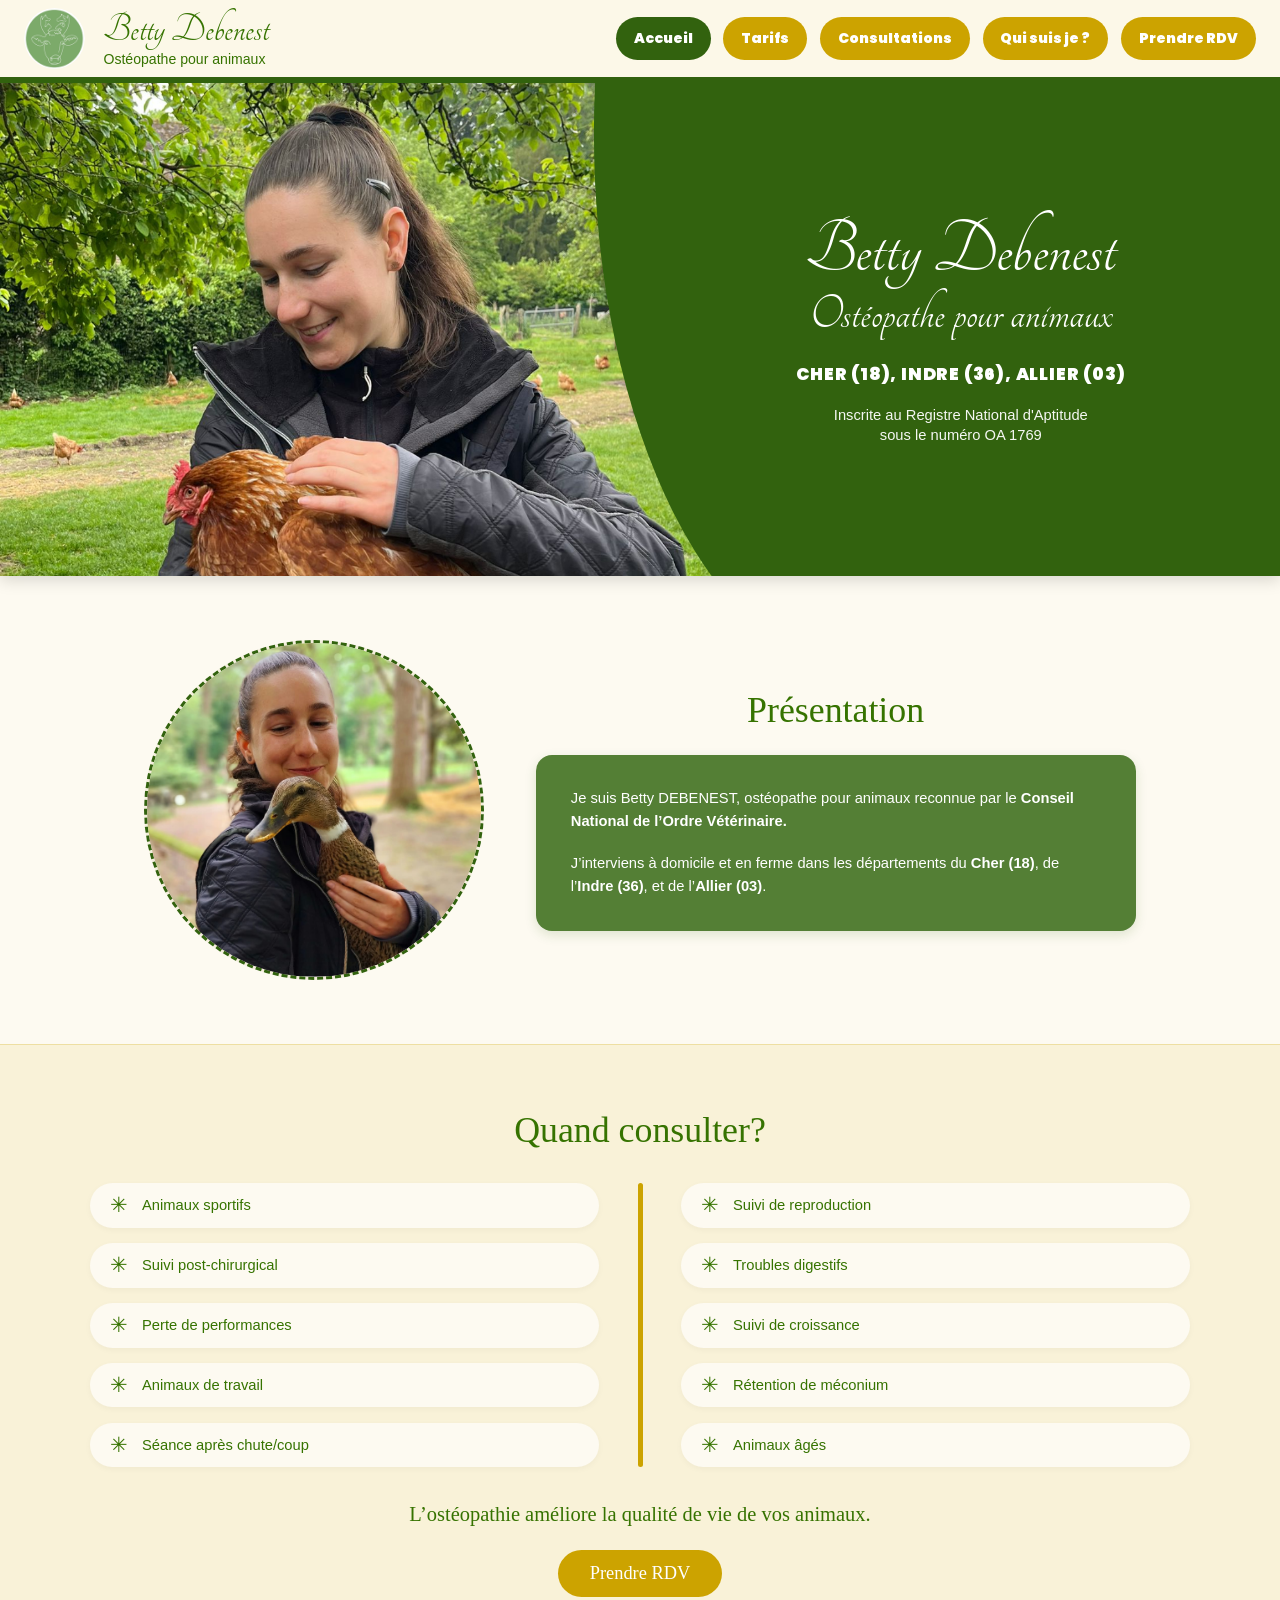
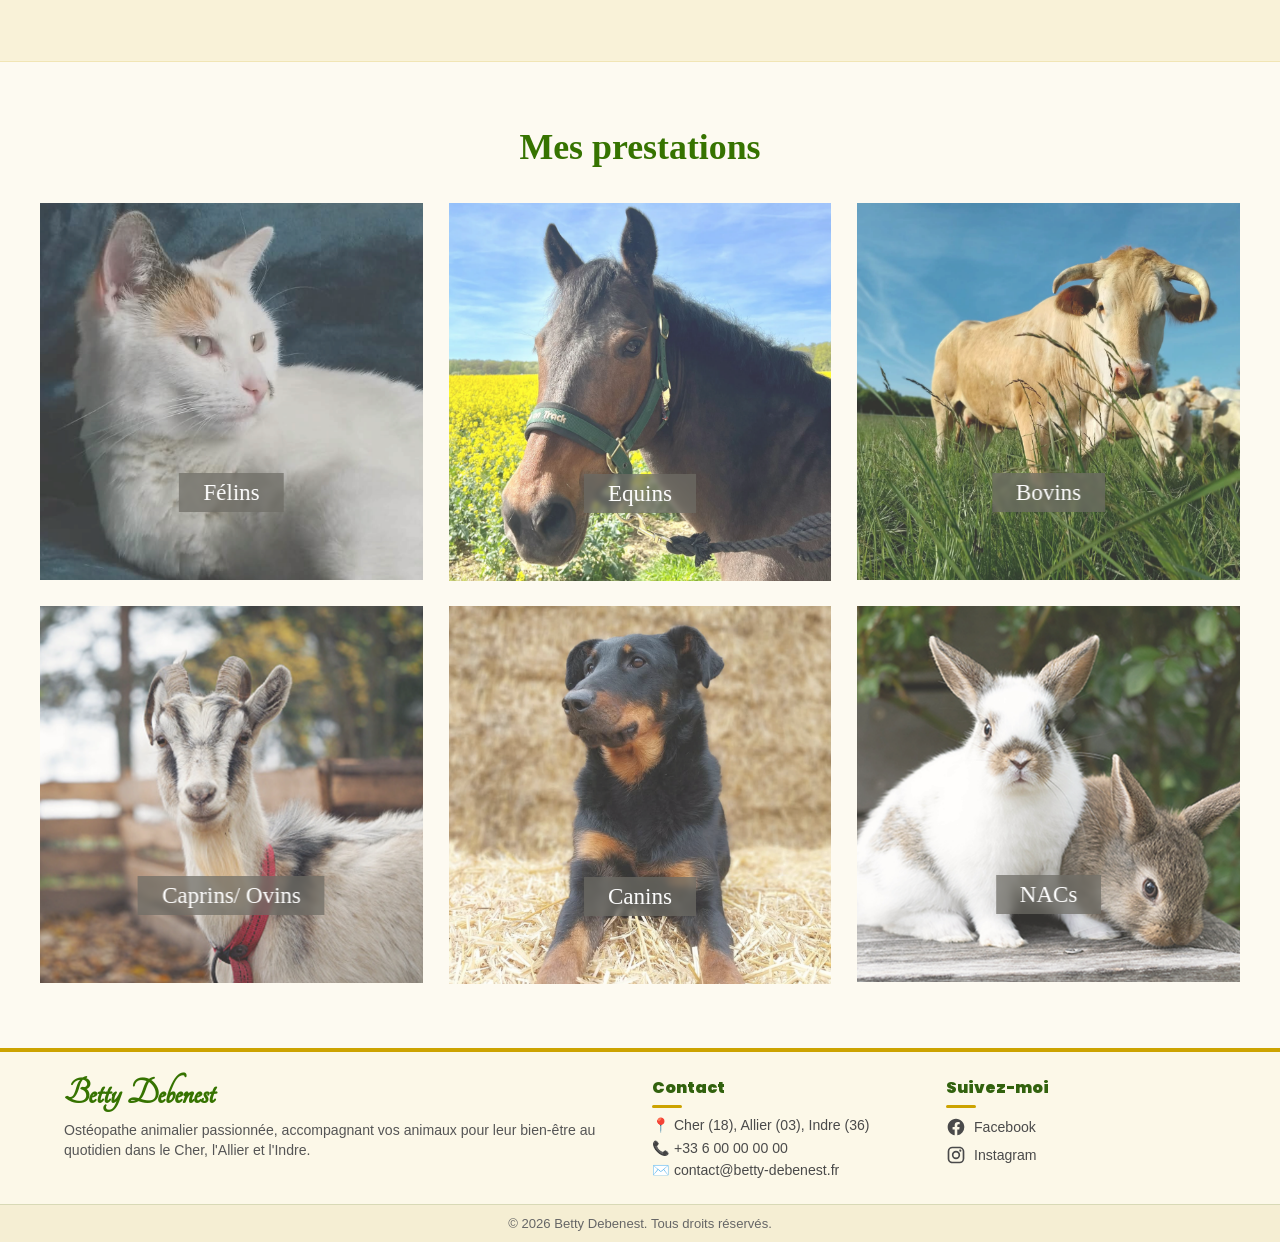
<file: index.html>
<!DOCTYPE html>
<html lang="fr">
<head>
    <meta charset="UTF-8">
    <meta name="viewport" content="width=device-width, initial-scale=1.0">
    <title>Accueil - Betty Debenest Ostéopathe Animalier</title>
    <link rel="preload" href="fonts/Tangerine_Regular.ttf" as="font" type="font/ttf" crossorigin>
    <link rel="preload" href="fonts/Poppins-Black.ttf" as="font" type="font/ttf" crossorigin>
    <link rel="stylesheet" href="style.css">
</head>
<body>

    <!-- EN-TÊTE FIXE DU SITE -->
    <header class="en-tete-fixe">
        <nav class="navigation-principale">
            <a href="index.html" class="bloc-marque">
                <div class="conteneur-logo">
                    <img src="img/logo.png" alt="Logo Betty Debenest" class="image-logo">
                </div>
                <div class="titres-marque">
                    <h1 class="nom-praticienne">Betty Debenest</h1>
                    <p class="specialite-praticienne">Ostéopathe pour animaux</p>
                </div>
            </a>

            <ul class="menu-navigation">
                <li class="item-navigation">
                    <a href="index.html" class="lien-navigation active">Accueil</a>
                </li>
                <li class="item-navigation item-deroulant">
                    <a href="tarifs.html" class="lien-navigation">Tarifs</a>
                    <ul class="sous-menu">
                        <li><a href="tarifs.html#equins">Équins</a></li>
                        <li><a href="tarifs.html#chiens">Chiens</a></li>
                        <li><a href="tarifs.html#felins">Félins</a></li>
                        <li><a href="tarifs.html#nacs">NACs</a></li>
                        <li><a href="tarifs.html#bovins">Bovins</a></li>
                        <li><a href="tarifs.html#ovins-caprins">Ovins/Caprins</a></li>
                    </ul>
                </li>
                <li class="item-navigation item-deroulant">
                    <a href="consultations.html" class="lien-navigation">Consultations</a>
                    <ul class="sous-menu">
                        <li><a href="consultations.html#osteopathie-animale">L'ostéopathie animale</a></li>
                        <li><a href="consultations.html#deroulement">Déroulement d'une séance</a></li>
                        <li><a href="consultations.html#au-prealable">Au préalable</a></li>
                        <li><a href="consultations.html#quand-consulter">Quand consulter ?</a></li>
                    </ul>
                </li>
                <li class="item-navigation">
                    <a href="quisuisje.html" class="lien-navigation">Qui suis je ?</a>
                </li>
                <li class="item-navigation">
                    <a href="prendrerdv.html" class="lien-navigation">Prendre RDV</a>
                </li>
            </ul>
        </nav>
    </header>

    <!-- CONTENU PRINCIPAL -->
    <main>
        <!-- 1. BANNIÈRE D'ACCUEIL -->
        <section class="banniere-accueil">
            <div class="banniere-image">
                <img src="img/bannière.png" alt="Betty Debenest en consultation">
            </div>
            <div class="banniere-courbe"></div>
            <div class="banniere-contenu">
                <h2 class="banniere-titre-nom">Betty Debenest</h2>
                <h3 class="banniere-titre-metier">Ostéopathe pour animaux</h3>
                <p class="banniere-zones">CHER (18), INDRE (36), ALLIER (03)</p>
                <p class="banniere-rna">
                    Inscrite au Registre National d'Aptitude<br>
                    sous le numéro OA 1769
                </p>
            </div>
        </section>

        <!-- 2. SECTION PRÉSENTATION -->
        <section class="section-presentation">
            <div class="conteneur-presentation">
                <div class="image-presentation-ronde">
                    <img src="img/presentation.png" alt="Betty Debenest avec un animal">
                </div>

                <div class="bloc-texte-presentation">
                    <h2 class="titre-section-vert">Présentation</h2>
                    <div class="encadre-vert-presentation">
                        <p>
                            Je suis Betty DEBENEST, ostéopathe pour animaux reconnue par le <strong>Conseil National de l’Ordre Vétérinaire.</strong>
                        </p>
                        <p>
                            J’interviens à domicile et en ferme dans les départements du <strong>Cher (18)</strong>, de l’<strong>Indre (36)</strong>, et de l’<strong>Allier (03)</strong>.
                        </p>
                    </div>
                </div>
            </div>
        </section>

        <!-- 3. SECTION QUAND CONSULTER ? -->
        <section class="section-quand-consulter">
            <div class="conteneur-quand-consulter">
                <h2 class="titre-section-vert">Quand consulter?</h2>

                <div class="grille-motifs">
                    <!-- Colonne gauche -->
                    <div class="colonne-motifs">
                        <div class="pilule-motif">
                            <span class="icone-soleil">&#10035;</span>
                            <span>Animaux sportifs</span>
                        </div>
                        <div class="pilule-motif">
                            <span class="icone-soleil">&#10035;</span>
                            <span>Suivi post-chirurgical</span>
                        </div>
                        <div class="pilule-motif">
                            <span class="icone-soleil">&#10035;</span>
                            <span>Perte de performances</span>
                        </div>
                        <div class="pilule-motif">
                            <span class="icone-soleil">&#10035;</span>
                            <span>Animaux de travail</span>
                        </div>
                        <div class="pilule-motif">
                            <span class="icone-soleil">&#10035;</span>
                            <span>Séance après chute/coup</span>
                        </div>
                    </div>

                    <!-- Séparateur central -->
                    <div class="separateur-vertical-or"></div>

                    <!-- Colonne droite -->
                    <div class="colonne-motifs">
                        <div class="pilule-motif">
                            <span class="icone-soleil">&#10035;</span>
                            <span>Suivi de reproduction</span>
                        </div>
                        <div class="pilule-motif">
                            <span class="icone-soleil">&#10035;</span>
                            <span>Troubles digestifs</span>
                        </div>
                        <div class="pilule-motif">
                            <span class="icone-soleil">&#10035;</span>
                            <span>Suivi de croissance</span>
                        </div>
                        <div class="pilule-motif">
                            <span class="icone-soleil">&#10035;</span>
                            <span>Rétention de méconium</span>
                        </div>
                        <div class="pilule-motif">
                            <span class="icone-soleil">&#10035;</span>
                            <span>Animaux âgés</span>
                        </div>
                    </div>
                </div>

                <p class="phrase-accroche-consulter">L’ostéopathie améliore la qualité de vie de vos animaux.</p>
                <a href="prendrerdv.html" class="bouton-rdv-pilule">Prendre RDV</a>
            </div>
        </section>

        <!-- 4. SECTION MES PRESTATIONS (LIENS VERS TARIFS) -->
        <section class="section-prestations">
            <h2 class="titre-section-vert">Mes prestations</h2>

            <div class="grille-prestations-6">
                <a href="tarifs.html#felins" class="carte-prestation-lien">
                    <img src="img/felins.png" alt="Ostéopathie pour félins">
                    <span class="etiquette-prestation">Félins</span>
                </a>

                <a href="tarifs.html#equins" class="carte-prestation-lien">
                    <img src="img/equins.png" alt="Ostéopathie pour équins">
                    <span class="etiquette-prestation">Equins</span>
                </a>

                <a href="tarifs.html#bovins" class="carte-prestation-lien">
                    <img src="img/bovins.png" alt="Ostéopathie pour bovins">
                    <span class="etiquette-prestation">Bovins</span>
                </a>

                <a href="tarifs.html#ovins-caprins" class="carte-prestation-lien">
                    <img src="img/ovins-caprins.png" alt="Ostéopathie pour caprins et ovins">
                    <span class="etiquette-prestation">Caprins/ Ovins</span>
                </a>

                <a href="tarifs.html#chiens" class="carte-prestation-lien">
                    <img src="img/canins.png" alt="Ostéopathie pour canins">
                    <span class="etiquette-prestation">Canins</span>
                </a>

                <a href="tarifs.html#nacs" class="carte-prestation-lien">
                    <img src="img/NACs.png" alt="Ostéopathie pour NACs">
                    <span class="etiquette-prestation">NACs</span>
                </a>
            </div>
        </section>
    </main>

    <!-- PIED DE PAGE DU SITE -->
    <footer class="pied-de-page">
        <div class="conteneur-pied-de-page">
            <div class="colonne-pied-de-page colonne-marque">
                <h3 class="titre-marque-footer">Betty Debenest</h3>
                <p class="description-footer">
                    Ostéopathe animalier passionnée, accompagnant vos animaux pour leur bien-être au quotidien dans le Cher, l'Allier et l'Indre.
                </p>
            </div>

            <div class="colonne-pied-de-page">
                <h4>Contact</h4>
                <ul class="contacts-footer">
                    <li>📍 Cher (18), Allier (03), Indre (36)</li>
                    <li>📞 +33 6 00 00 00 00</li>
                    <li>✉️ contact@betty-debenest.fr</li>
                </ul>
            </div>

            <div class="colonne-pied-de-page">
                <h4>Suivez-moi</h4>
                <div class="reseaux-sociaux-footer">
                    <a href="#" aria-label="Facebook">
                        <svg width="20" height="20" fill="currentColor" viewBox="0 0 24 24"><path d="M12 2.04c-5.5 0-10 4.48-10 10.02 0 5 3.66 9.15 8.44 9.9v-7H7.9v-2.9h2.54V9.85c0-2.51 1.49-3.89 3.78-3.89 1.09 0 2.23.2 2.23.2v2.45h-1.26c-1.24 0-1.63.77-1.63 1.56v1.88h2.78l-.45 2.9h-2.33v7a10 10 0 0 0 8.44-9.9c0-5.54-4.5-10.02-10-10.02z"/></svg>
                        Facebook
                    </a>
                    <a href="https://www.instagram.com/b.debenest/" aria-label="Instagram">
                        <svg width="20" height="20" fill="currentColor" viewBox="0 0 24 24"><path d="M7.8 2h8.4C19.4 2 22 4.6 22 7.8v8.4a5.8 5.8 0 0 1-5.8 5.8H7.8C4.6 22 2 19.4 2 16.2V7.8A5.8 5.8 0 0 1 7.8 2m-.2 2A3.6 3.6 0 0 0 4 7.6v8.8C4 18.4 5.6 20 7.6 20h8.8a3.6 3.6 0 0 0 3.6-3.6V7.6C20 5.6 18.4 4 16.4 4H7.6m9.65 1.5a1.25 1.25 0 0 1 1.25 1.25A1.25 1.25 0 0 1 17.25 8 1.25 1.25 0 0 1 16 6.75a1.25 1.25 0 0 1 .25-1.25M12 7a5 5 0 0 1 5 5 5 5 0 0 1-5 5 5 5 0 0 1-5-5 5 5 0 0 1 5-5m0 2a3 3 0 0 0-3 3 3 3 0 0 0 3 3 3 3 0 0 0 3-3 3 3 0 0 0-3-3z"/></svg>
                        Instagram
                    </a>
                </div>
            </div>
        </div>

        <div class="bas-pied-de-page">
            <div class="conteneur-bas-footer">
                <p>&copy; 2026 Betty Debenest. Tous droits réservés.</p>
            </div>
        </div>
    </footer>
</body>
</html>
</file>
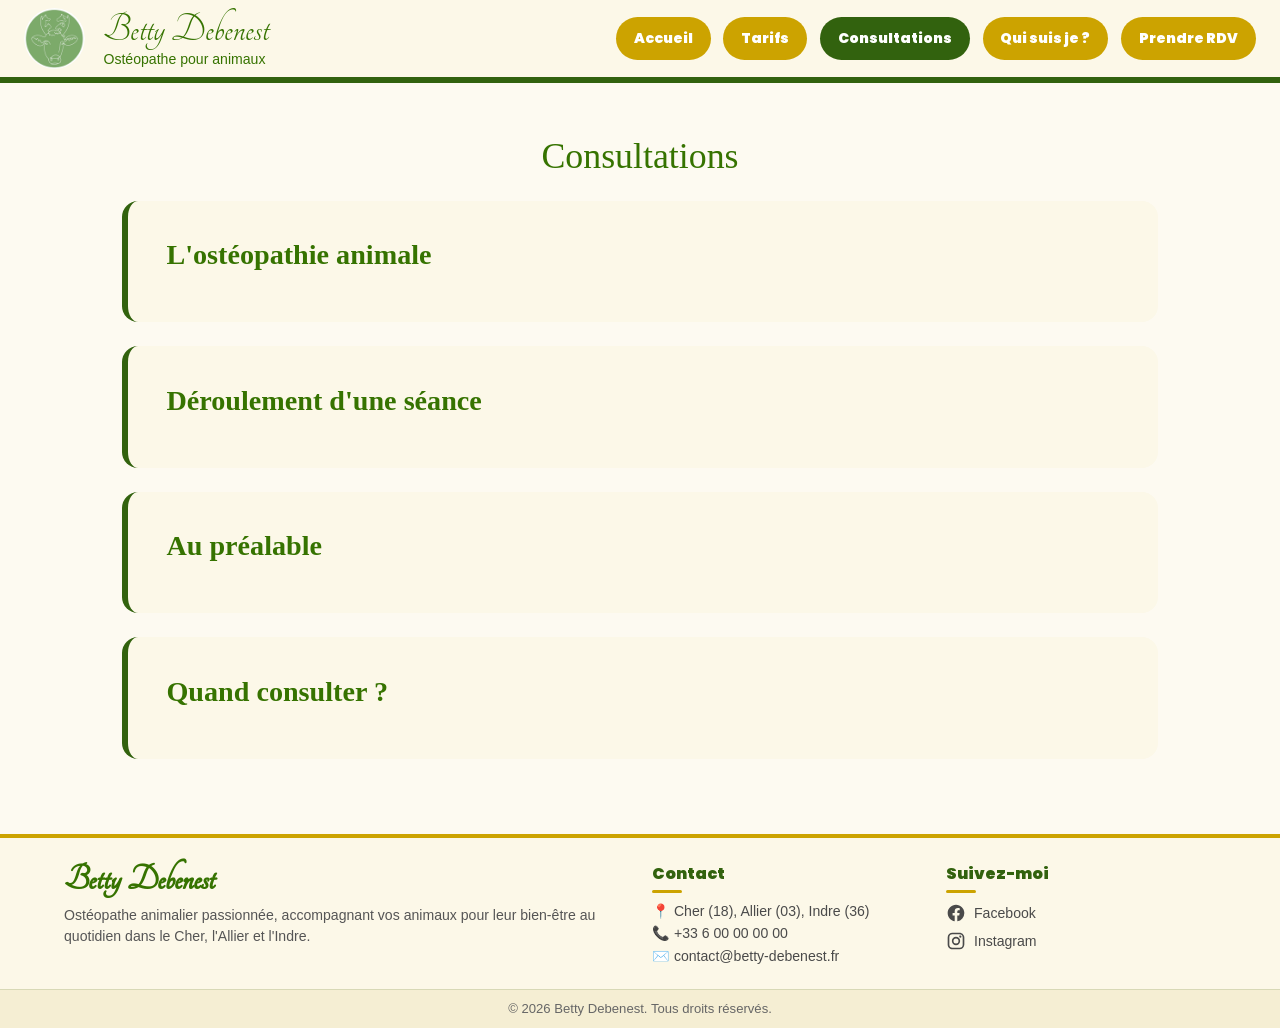
<file: consultations.html>
<!DOCTYPE html>
<html lang="fr">
<head>
    <meta charset="UTF-8">
    <meta name="viewport" content="width=device-width, initial-scale=1.0">
    <title>Consultations - Betty Debenest Ostéopathe Animalier</title>
    <link rel="preload" href="fonts/Tangerine_Regular.ttf" as="font" type="font/ttf" crossorigin>
    <link rel="preload" href="fonts/Poppins-Black.ttf" as="font" type="font/ttf" crossorigin>
    <link rel="stylesheet" href="style.css">
</head>
<body>

    <header class="en-tete-fixe">
        <nav class="navigation-principale">
            <a href="index.html" class="bloc-marque">
                <div class="conteneur-logo">
                    <img src="img/logo.png" alt="Logo Betty Debenest" class="image-logo">
                </div>
                <div class="titres-marque">
                    <h1 class="nom-praticienne">Betty Debenest</h1>
                    <p class="specialite-praticienne">Ostéopathe pour animaux</p>
                </div>
            </a>

            <ul class="menu-navigation">
                <li class="item-navigation">
                    <a href="index.html" class="lien-navigation">Accueil</a>
                </li>
                <li class="item-navigation item-deroulant">
                    <a href="tarifs.html" class="lien-navigation">Tarifs</a>
                    <ul class="sous-menu">
                        <li><a href="tarifs.html#equins">Équins</a></li>
                        <li><a href="tarifs.html#chiens">Chiens</a></li>
                        <li><a href="tarifs.html#felins">Félins</a></li>
                        <li><a href="tarifs.html#nacs">NACs</a></li>
                        <li><a href="tarifs.html#bovins">Bovins</a></li>
                        <li><a href="tarifs.html#ovins-caprins">Ovins/Caprins</a></li>
                    </ul>
                </li>
                <li class="item-navigation item-deroulant">
                    <a href="consultations.html" class="lien-navigation active">Consultations</a>
                    <ul class="sous-menu">
                        <li><a href="consultations.html#osteopathie-animale">L'ostéopathie animale</a></li>
                        <li><a href="consultations.html#deroulement">Déroulement d'une séance</a></li>
                        <li><a href="consultations.html#au-prealable">Au préalable</a></li>
                        <li><a href="consultations.html#quand-consulter">Quand consulter ?</a></li>
                    </ul>
                </li>
                <li class="item-navigation">
                    <a href="quisuisje.html" class="lien-navigation">Qui suis je ?</a>
                </li>
                <li class="item-navigation">
                    <a href="prendrerdv.html" class="lien-navigation">Prendre RDV</a>
                </li>
            </ul>
        </nav>
    </header>

    <main>
        <div class="conteneur-page-interne">
            <h1 class="titre-section-vert">Consultations</h1>

            <!-- Sections du sous-menu Consultations -->
            <section id="osteopathie-animale" class="section-ancre">
                <h2>L'ostéopathie animale</h2>
                <p><!-- Contenu à compléter --></p>
            </section>

            <section id="deroulement" class="section-ancre">
                <h2>Déroulement d'une séance</h2>
                <p><!-- Contenu à compléter --></p>
            </section>

            <section id="au-prealable" class="section-ancre">
                <h2>Au préalable</h2>
                <p><!-- Contenu à compléter --></p>
            </section>

            <section id="quand-consulter" class="section-ancre">
                <h2>Quand consulter ?</h2>
                <p><!-- Contenu à compléter --></p>
            </section>
        </div>
    </main>

    <footer class="pied-de-page">
        <div class="conteneur-pied-de-page">
            <div class="colonne-pied-de-page colonne-marque">
                <h3 class="titre-marque-footer">Betty Debenest</h3>
                <p class="description-footer">
                    Ostéopathe animalier passionnée, accompagnant vos animaux pour leur bien-être au quotidien dans le Cher, l'Allier et l'Indre.
                </p>
            </div>
            <div class="colonne-pied-de-page">
                <h4>Contact</h4>
                <ul class="contacts-footer">
                    <li>📍 Cher (18), Allier (03), Indre (36)</li>
                    <li>📞 +33 6 00 00 00 00</li>
                    <li>✉️ contact@betty-debenest.fr</li>
                </ul>
            </div>
            <div class="colonne-pied-de-page">
                <h4>Suivez-moi</h4>
                <div class="reseaux-sociaux-footer">
                    <a href="#" aria-label="Facebook">
                        <svg width="20" height="20" fill="currentColor" viewBox="0 0 24 24"><path d="M12 2.04c-5.5 0-10 4.48-10 10.02 0 5 3.66 9.15 8.44 9.9v-7H7.9v-2.9h2.54V9.85c0-2.51 1.49-3.89 3.78-3.89 1.09 0 2.23.2 2.23.2v2.45h-1.26c-1.24 0-1.63.77-1.63 1.56v1.88h2.78l-.45 2.9h-2.33v7a10 10 0 0 0 8.44-9.9c0-5.54-4.5-10.02-10-10.02z"/></svg>
                        Facebook
                    </a>
                    <a href="https://www.instagram.com/b.debenest/" aria-label="Instagram">
                        <svg width="20" height="20" fill="currentColor" viewBox="0 0 24 24"><path d="M7.8 2h8.4C19.4 2 22 4.6 22 7.8v8.4a5.8 5.8 0 0 1-5.8 5.8H7.8C4.6 22 2 19.4 2 16.2V7.8A5.8 5.8 0 0 1 7.8 2m-.2 2A3.6 3.6 0 0 0 4 7.6v8.8C4 18.4 5.6 20 7.6 20h8.8a3.6 3.6 0 0 0 3.6-3.6V7.6C20 5.6 18.4 4 16.4 4H7.6m9.65 1.5a1.25 1.25 0 0 1 1.25 1.25A1.25 1.25 0 0 1 17.25 8 1.25 1.25 0 0 1 16 6.75a1.25 1.25 0 0 1 .25-1.25M12 7a5 5 0 0 1 5 5 5 5 0 0 1-5 5 5 5 0 0 1-5-5 5 5 0 0 1 5-5m0 2a3 3 0 0 0-3 3 3 3 0 0 0 3 3 3 3 0 0 0 3-3 3 3 0 0 0-3-3z"/></svg>
                        Instagram
                    </a>
                </div>
            </div>
        </div>
        <div class="bas-pied-de-page">
            <div class="conteneur-bas-footer">
                <p>&copy; 2026 Betty Debenest. Tous droits réservés.</p>
            </div>
        </div>
    </footer>
</body>
</html>
</file>
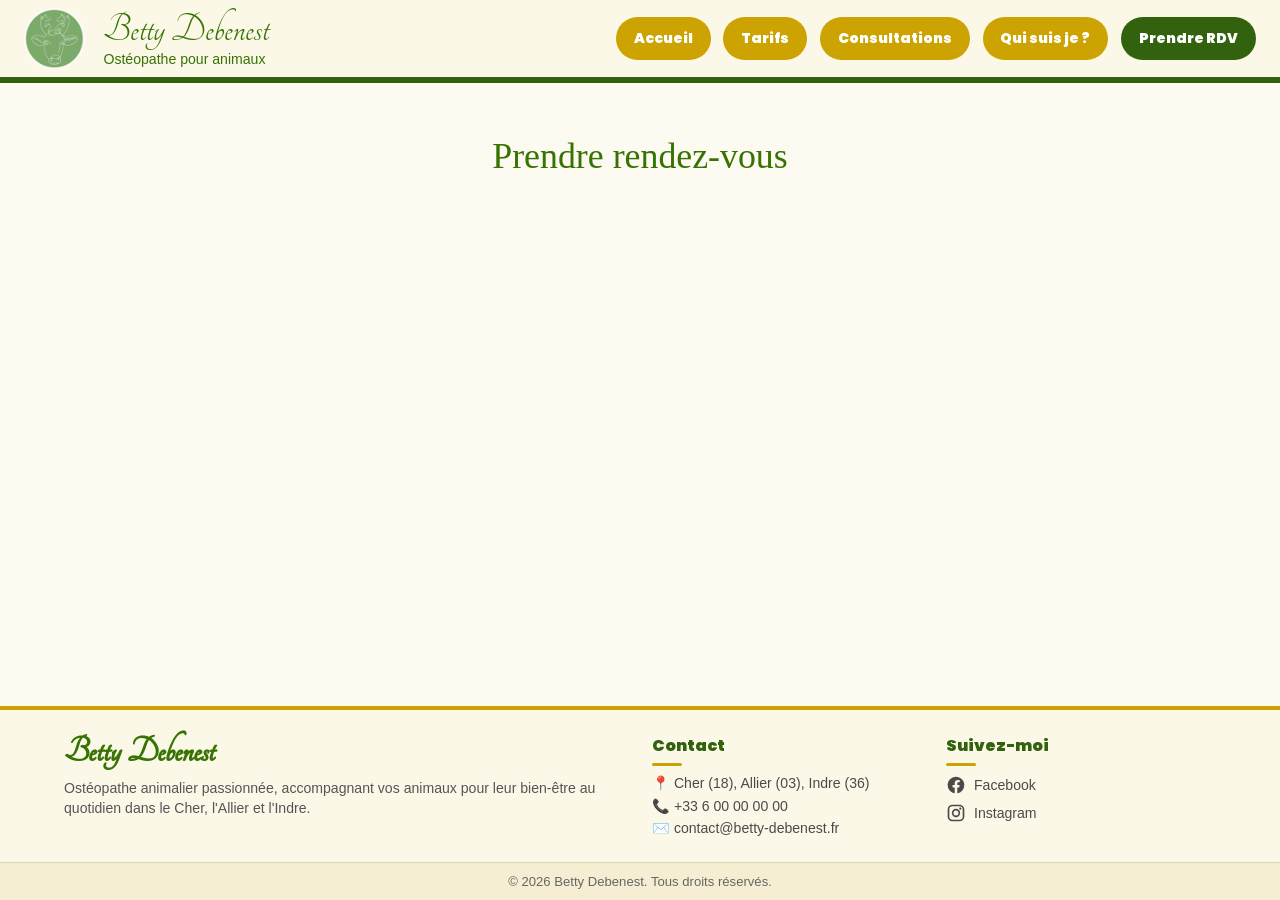
<file: prendrerdv.html>
<!DOCTYPE html>
<html lang="fr">
<head>
    <meta charset="UTF-8">
    <meta name="viewport" content="width=device-width, initial-scale=1.0">
    <title>Prendre RDV - Betty Debenest Ostéopathe Animalier</title>
    <link rel="preload" href="fonts/Tangerine_Regular.ttf" as="font" type="font/ttf" crossorigin>
    <link rel="preload" href="fonts/Poppins-Black.ttf" as="font" type="font/ttf" crossorigin>
    <link rel="stylesheet" href="style.css">
</head>
<body>

    <header class="en-tete-fixe">
        <nav class="navigation-principale">
            <a href="index.html" class="bloc-marque">
                <div class="conteneur-logo">
                    <img src="img/logo.png" alt="Logo Betty Debenest" class="image-logo">
                </div>
                <div class="titres-marque">
                    <h1 class="nom-praticienne">Betty Debenest</h1>
                    <p class="specialite-praticienne">Ostéopathe pour animaux</p>
                </div>
            </a>

            <ul class="menu-navigation">
                <li class="item-navigation">
                    <a href="index.html" class="lien-navigation">Accueil</a>
                </li>
                <li class="item-navigation item-deroulant">
                    <a href="tarifs.html" class="lien-navigation">Tarifs</a>
                    <ul class="sous-menu">
                        <li><a href="tarifs.html#equins">Équins</a></li>
                        <li><a href="tarifs.html#chiens">Chiens</a></li>
                        <li><a href="tarifs.html#felins">Félins</a></li>
                        <li><a href="tarifs.html#nacs">NACs</a></li>
                        <li><a href="tarifs.html#bovins">Bovins</a></li>
                        <li><a href="tarifs.html#ovins-caprins">Ovins/Caprins</a></li>
                    </ul>
                </li>
                <li class="item-navigation item-deroulant">
                    <a href="consultations.html" class="lien-navigation">Consultations</a>
                    <ul class="sous-menu">
                        <li><a href="consultations.html#osteopathie-animale">L'ostéopathie animale</a></li>
                        <li><a href="consultations.html#deroulement">Déroulement d'une séance</a></li>
                        <li><a href="consultations.html#au-prealable">Au préalable</a></li>
                        <li><a href="consultations.html#quand-consulter">Quand consulter ?</a></li>
                    </ul>
                </li>
                <li class="item-navigation">
                    <a href="quisuisje.html" class="lien-navigation">Qui suis je ?</a>
                </li>
                <li class="item-navigation">
                    <a href="prendrerdv.html" class="lien-navigation active">Prendre RDV</a>
                </li>
            </ul>
        </nav>
    </header>

    <main>
        <div class="conteneur-page-interne">
            <h1 class="titre-section-vert">Prendre rendez-vous</h1>
            <!-- Contenu à compléter -->
        </div>
    </main>

    <footer class="pied-de-page">
        <div class="conteneur-pied-de-page">
            <div class="colonne-pied-de-page colonne-marque">
                <h3 class="titre-marque-footer">Betty Debenest</h3>
                <p class="description-footer">
                    Ostéopathe animalier passionnée, accompagnant vos animaux pour leur bien-être au quotidien dans le Cher, l'Allier et l'Indre.
                </p>
            </div>
            <div class="colonne-pied-de-page">
                <h4>Contact</h4>
                <ul class="contacts-footer">
                    <li>📍 Cher (18), Allier (03), Indre (36)</li>
                    <li>📞 +33 6 00 00 00 00</li>
                    <li>✉️ contact@betty-debenest.fr</li>
                </ul>
            </div>
            <div class="colonne-pied-de-page">
                <h4>Suivez-moi</h4>
                <div class="reseaux-sociaux-footer">
                    <a href="#" aria-label="Facebook">
                        <svg width="20" height="20" fill="currentColor" viewBox="0 0 24 24"><path d="M12 2.04c-5.5 0-10 4.48-10 10.02 0 5 3.66 9.15 8.44 9.9v-7H7.9v-2.9h2.54V9.85c0-2.51 1.49-3.89 3.78-3.89 1.09 0 2.23.2 2.23.2v2.45h-1.26c-1.24 0-1.63.77-1.63 1.56v1.88h2.78l-.45 2.9h-2.33v7a10 10 0 0 0 8.44-9.9c0-5.54-4.5-10.02-10-10.02z"/></svg>
                        Facebook
                    </a>
                    <a href="https://www.instagram.com/b.debenest/" aria-label="Instagram">
                        <svg width="20" height="20" fill="currentColor" viewBox="0 0 24 24"><path d="M7.8 2h8.4C19.4 2 22 4.6 22 7.8v8.4a5.8 5.8 0 0 1-5.8 5.8H7.8C4.6 22 2 19.4 2 16.2V7.8A5.8 5.8 0 0 1 7.8 2m-.2 2A3.6 3.6 0 0 0 4 7.6v8.8C4 18.4 5.6 20 7.6 20h8.8a3.6 3.6 0 0 0 3.6-3.6V7.6C20 5.6 18.4 4 16.4 4H7.6m9.65 1.5a1.25 1.25 0 0 1 1.25 1.25A1.25 1.25 0 0 1 17.25 8 1.25 1.25 0 0 1 16 6.75a1.25 1.25 0 0 1 .25-1.25M12 7a5 5 0 0 1 5 5 5 5 0 0 1-5 5 5 5 0 0 1-5-5 5 5 0 0 1 5-5m0 2a3 3 0 0 0-3 3 3 3 0 0 0 3 3 3 3 0 0 0 3-3 3 3 0 0 0-3-3z"/></svg>
                        Instagram
                    </a>
                </div>
            </div>
        </div>
        <div class="bas-pied-de-page">
            <div class="conteneur-bas-footer">
                <p>&copy; 2026 Betty Debenest. Tous droits réservés.</p>
            </div>
        </div>
    </footer>
</body>
</html>
</file>
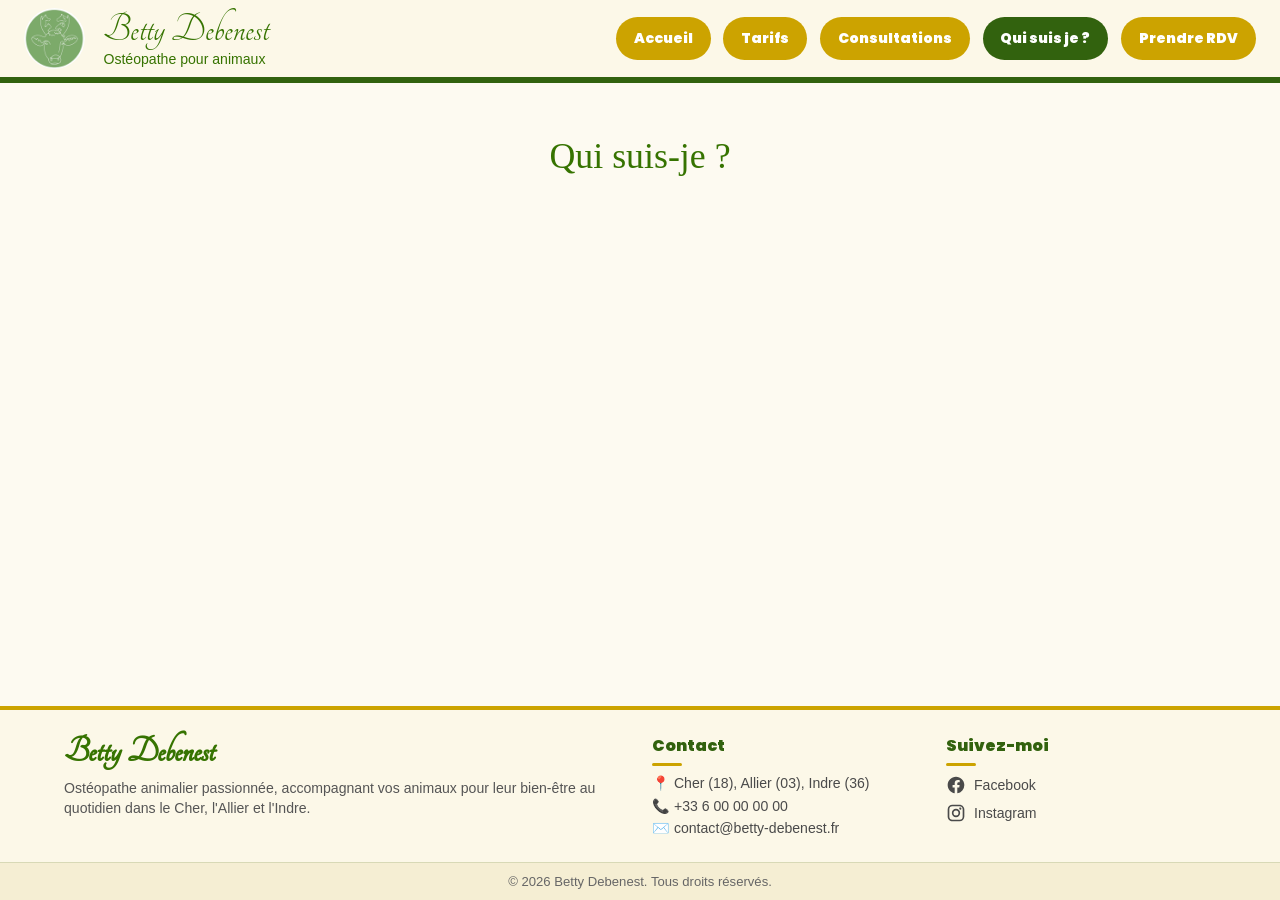
<file: quisuisje.html>
<!DOCTYPE html>
<html lang="fr">
<head>
    <meta charset="UTF-8">
    <meta name="viewport" content="width=device-width, initial-scale=1.0">
    <title>Qui suis-je ? - Betty Debenest Ostéopathe Animalier</title>
    <link rel="preload" href="fonts/Tangerine_Regular.ttf" as="font" type="font/ttf" crossorigin>
    <link rel="preload" href="fonts/Poppins-Black.ttf" as="font" type="font/ttf" crossorigin>
    <link rel="stylesheet" href="style.css">
</head>
<body>

    <!-- EN-TÊTE FIXE DU SITE -->
    <header class="en-tete-fixe">
        <nav class="navigation-principale">
            <a href="index.html" class="bloc-marque">
                <div class="conteneur-logo">
                    <img src="img/logo.png" alt="Logo Betty Debenest" class="image-logo">
                </div>
                <div class="titres-marque">
                    <h1 class="nom-praticienne">Betty Debenest</h1>
                    <p class="specialite-praticienne">Ostéopathe pour animaux</p>
                </div>
            </a>

            <ul class="menu-navigation">
                <li class="item-navigation">
                    <a href="index.html" class="lien-navigation">Accueil</a>
                </li>
                <li class="item-navigation item-deroulant">
                    <a href="tarifs.html" class="lien-navigation">Tarifs</a>
                    <ul class="sous-menu">
                        <li><a href="tarifs.html#equins">Équins</a></li>
                        <li><a href="tarifs.html#chiens">Chiens</a></li>
                        <li><a href="tarifs.html#felins">Félins</a></li>
                        <li><a href="tarifs.html#nacs">NACs</a></li>
                        <li><a href="tarifs.html#bovins">Bovins</a></li>
                        <li><a href="tarifs.html#ovins-caprins">Ovins/Caprins</a></li>
                    </ul>
                </li>
                <li class="item-navigation item-deroulant">
                    <a href="consultations.html" class="lien-navigation">Consultations</a>
                    <ul class="sous-menu">
                        <li><a href="consultations.html#osteopathie-animale">L'ostéopathie animale</a></li>
                        <li><a href="consultations.html#deroulement">Déroulement d'une séance</a></li>
                        <li><a href="consultations.html#au-prealable">Au préalable</a></li>
                        <li><a href="consultations.html#quand-consulter">Quand consulter ?</a></li>
                    </ul>
                </li>
                <li class="item-navigation">
                    <a href="quisuisje.html" class="lien-navigation active">Qui suis je ?</a>
                </li>
                <li class="item-navigation">
                    <a href="prendrerdv.html" class="lien-navigation">Prendre RDV</a>
                </li>
            </ul>
        </nav>
    </header>

    <main>
        <div class="conteneur-page-interne">
            <h1 class="titre-section-vert">Qui suis-je ?</h1>
            <!-- Tu ajouteras le contenu de ta page ici plus tard -->
        </div>
    </main>
    
    <footer class="pied-de-page">
        <div class="conteneur-pied-de-page">
            <div class="colonne-pied-de-page colonne-marque">
                <h3 class="titre-marque-footer">Betty Debenest</h3>
                <p class="description-footer">
                    Ostéopathe animalier passionnée, accompagnant vos animaux pour leur bien-être au quotidien dans le Cher, l'Allier et l'Indre.
                </p>
            </div>

            <div class="colonne-pied-de-page">
                <h4>Contact</h4>
                <ul class="contacts-footer">
                    <li>📍 Cher (18), Allier (03), Indre (36)</li>
                    <li>📞 +33 6 00 00 00 00</li>
                    <li>✉️ contact@betty-debenest.fr</li>
                </ul>
            </div>

            <div class="colonne-pied-de-page">
                <h4>Suivez-moi</h4>
                <div class="reseaux-sociaux-footer">
                    <a href="#" aria-label="Facebook">
                        <svg width="20" height="20" fill="currentColor" viewBox="0 0 24 24"><path d="M12 2.04c-5.5 0-10 4.48-10 10.02 0 5 3.66 9.15 8.44 9.9v-7H7.9v-2.9h2.54V9.85c0-2.51 1.49-3.89 3.78-3.89 1.09 0 2.23.2 2.23.2v2.45h-1.26c-1.24 0-1.63.77-1.63 1.56v1.88h2.78l-.45 2.9h-2.33v7a10 10 0 0 0 8.44-9.9c0-5.54-4.5-10.02-10-10.02z"/></svg>
                        Facebook
                    </a>
                    <a href="https://www.instagram.com/b.debenest/" aria-label="Instagram">
                        <svg width="20" height="20" fill="currentColor" viewBox="0 0 24 24"><path d="M7.8 2h8.4C19.4 2 22 4.6 22 7.8v8.4a5.8 5.8 0 0 1-5.8 5.8H7.8C4.6 22 2 19.4 2 16.2V7.8A5.8 5.8 0 0 1 7.8 2m-.2 2A3.6 3.6 0 0 0 4 7.6v8.8C4 18.4 5.6 20 7.6 20h8.8a3.6 3.6 0 0 0 3.6-3.6V7.6C20 5.6 18.4 4 16.4 4H7.6m9.65 1.5a1.25 1.25 0 0 1 1.25 1.25A1.25 1.25 0 0 1 17.25 8 1.25 1.25 0 0 1 16 6.75a1.25 1.25 0 0 1 .25-1.25M12 7a5 5 0 0 1 5 5 5 5 0 0 1-5 5 5 5 0 0 1-5-5 5 5 0 0 1 5-5m0 2a3 3 0 0 0-3 3 3 3 0 0 0 3 3 3 3 0 0 0 3-3 3 3 0 0 0-3-3z"/></svg>
                        Instagram
                    </a>
                </div>
            </div>
        </div>

        <div class="bas-pied-de-page">
            <div class="conteneur-bas-footer">
                <p>&copy; 2026 Betty Debenest. Tous droits réservés.</p>
            </div>
        </div>
    </footer>
</body>
</html>
</file>
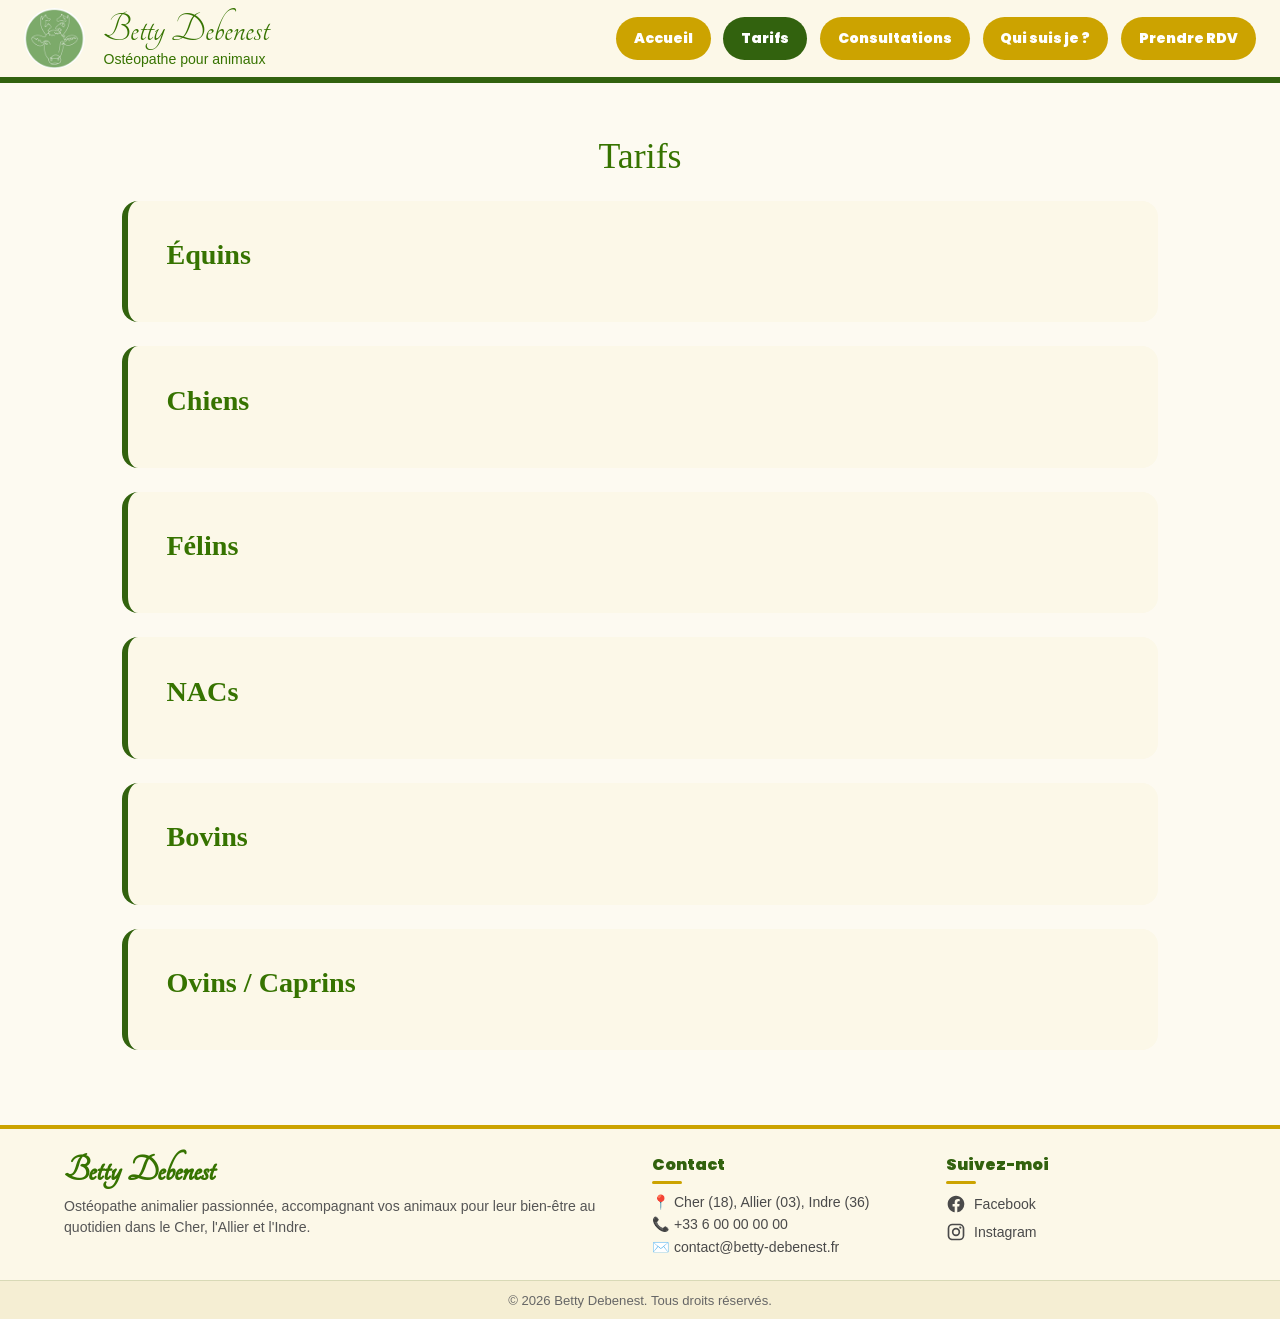
<file: tarifs.html>
<!DOCTYPE html>
<html lang="fr">
<head>
    <meta charset="UTF-8">
    <meta name="viewport" content="width=device-width, initial-scale=1.0">
    <title>Tarifs - Betty Debenest Ostéopathe Animalier</title>
    <link rel="preload" href="fonts/Tangerine_Regular.ttf" as="font" type="font/ttf" crossorigin>
    <link rel="preload" href="fonts/Poppins-Black.ttf" as="font" type="font/ttf" crossorigin>
    <link rel="stylesheet" href="style.css">
</head>
<body>

    <header class="en-tete-fixe">
        <nav class="navigation-principale">
            <a href="index.html" class="bloc-marque">
                <div class="conteneur-logo">
                    <img src="img/logo.png" alt="Logo Betty Debenest" class="image-logo">
                </div>
                <div class="titres-marque">
                    <h1 class="nom-praticienne">Betty Debenest</h1>
                    <p class="specialite-praticienne">Ostéopathe pour animaux</p>
                </div>
            </a>

            <ul class="menu-navigation">
                <li class="item-navigation">
                    <a href="index.html" class="lien-navigation">Accueil</a>
                </li>
                <li class="item-navigation item-deroulant">
                    <a href="tarifs.html" class="lien-navigation active">Tarifs</a>
                    <ul class="sous-menu">
                        <li><a href="tarifs.html#equins">Équins</a></li>
                        <li><a href="tarifs.html#chiens">Chiens</a></li>
                        <li><a href="tarifs.html#felins">Félins</a></li>
                        <li><a href="tarifs.html#nacs">NACs</a></li>
                        <li><a href="tarifs.html#bovins">Bovins</a></li>
                        <li><a href="tarifs.html#ovins-caprins">Ovins/Caprins</a></li>
                    </ul>
                </li>
                <li class="item-navigation item-deroulant">
                    <a href="consultations.html" class="lien-navigation">Consultations</a>
                    <ul class="sous-menu">
                        <li><a href="consultations.html#osteopathie-animale">L'ostéopathie animale</a></li>
                        <li><a href="consultations.html#deroulement">Déroulement d'une séance</a></li>
                        <li><a href="consultations.html#au-prealable">Au préalable</a></li>
                        <li><a href="consultations.html#quand-consulter">Quand consulter ?</a></li>
                    </ul>
                </li>
                <li class="item-navigation">
                    <a href="quisuisje.html" class="lien-navigation">Qui suis je ?</a>
                </li>
                <li class="item-navigation">
                    <a href="prendrerdv.html" class="lien-navigation">Prendre RDV</a>
                </li>
            </ul>
        </nav>
    </header>

    <main>
        <div class="conteneur-page-interne">
            <h1 class="titre-section-vert">Tarifs</h1>

            <section id="equins" class="section-ancre">
                <h2>Équins</h2>
                <p><!-- Contenu à compléter --></p>
            </section>

            <section id="chiens" class="section-ancre">
                <h2>Chiens</h2>
                <p><!-- Contenu à compléter --></p>
            </section>

            <section id="felins" class="section-ancre">
                <h2>Félins</h2>
                <p><!-- Contenu à compléter --></p>
            </section>

            <section id="nacs" class="section-ancre">
                <h2>NACs</h2>
                <p><!-- Contenu à compléter --></p>
            </section>

            <section id="bovins" class="section-ancre">
                <h2>Bovins</h2>
                <p><!-- Contenu à compléter --></p>
            </section>

            <section id="ovins-caprins" class="section-ancre">
                <h2>Ovins / Caprins</h2>
                <p><!-- Contenu à compléter --></p>
            </section>
        </div>
    </main>

    <footer class="pied-de-page">
        <div class="conteneur-pied-de-page">
            <div class="colonne-pied-de-page colonne-marque">
                <h3 class="titre-marque-footer">Betty Debenest</h3>
                <p class="description-footer">
                    Ostéopathe animalier passionnée, accompagnant vos animaux pour leur bien-être au quotidien dans le Cher, l'Allier et l'Indre.
                </p>
            </div>
            <div class="colonne-pied-de-page">
                <h4>Contact</h4>
                <ul class="contacts-footer">
                    <li>📍 Cher (18), Allier (03), Indre (36)</li>
                    <li>📞 +33 6 00 00 00 00</li>
                    <li>✉️ contact@betty-debenest.fr</li>
                </ul>
            </div>
            <div class="colonne-pied-de-page">
                <h4>Suivez-moi</h4>
                <div class="reseaux-sociaux-footer">
                    <a href="#" aria-label="Facebook">
                        <svg width="20" height="20" fill="currentColor" viewBox="0 0 24 24"><path d="M12 2.04c-5.5 0-10 4.48-10 10.02 0 5 3.66 9.15 8.44 9.9v-7H7.9v-2.9h2.54V9.85c0-2.51 1.49-3.89 3.78-3.89 1.09 0 2.23.2 2.23.2v2.45h-1.26c-1.24 0-1.63.77-1.63 1.56v1.88h2.78l-.45 2.9h-2.33v7a10 10 0 0 0 8.44-9.9c0-5.54-4.5-10.02-10-10.02z"/></svg>
                        Facebook
                    </a>
                    <a href="https://www.instagram.com/b.debenest/" aria-label="Instagram">
                        <svg width="20" height="20" fill="currentColor" viewBox="0 0 24 24"><path d="M7.8 2h8.4C19.4 2 22 4.6 22 7.8v8.4a5.8 5.8 0 0 1-5.8 5.8H7.8C4.6 22 2 19.4 2 16.2V7.8A5.8 5.8 0 0 1 7.8 2m-.2 2A3.6 3.6 0 0 0 4 7.6v8.8C4 18.4 5.6 20 7.6 20h8.8a3.6 3.6 0 0 0 3.6-3.6V7.6C20 5.6 18.4 4 16.4 4H7.6m9.65 1.5a1.25 1.25 0 0 1 1.25 1.25A1.25 1.25 0 0 1 17.25 8 1.25 1.25 0 0 1 16 6.75a1.25 1.25 0 0 1 .25-1.25M12 7a5 5 0 0 1 5 5 5 5 0 0 1-5 5 5 5 0 0 1-5-5 5 5 0 0 1 5-5m0 2a3 3 0 0 0-3 3 3 3 0 0 0 3 3 3 3 0 0 0 3-3 3 3 0 0 0-3-3z"/></svg>
                        Instagram
                    </a>
                </div>
            </div>
        </div>
        <div class="bas-pied-de-page">
            <div class="conteneur-bas-footer">
                <p>&copy; 2026 Betty Debenest. Tous droits réservés.</p>
            </div>
        </div>
    </footer>
</body>
</html>
</file>
<file: style.css>
/* =========================================
   1. POLICES & RÉINITIALISATION DE BASE
   ========================================= */
@font-face {
  font-family: 'tangerine';
  src: url('fonts/Tangerine_Regular.ttf') format('truetype');
  font-weight: normal;
  font-style: normal;
  font-display: block;
}

@font-face {
  font-family: 'poppins';
  src: url('fonts/Poppins-Black.ttf') format('truetype');
  font-weight: normal;
  font-style: normal;
  font-display: block;
}

* {
  margin: 0;
  padding: 0;
  box-sizing: border-box;
}

html {
  scroll-behavior: smooth;
  overflow-x: hidden;
}

body {
  font-family: 'poppins', Arial, sans-serif;
  background-color: #fdfaf1;
  color: #333333;
  display: flex;
  flex-direction: column;
  min-height: 100vh;
  overflow-x: hidden;
}

main {
  flex: 1;
  background-color: #fdfaf1;
}

img {
  max-width: 100%;
}

/* =========================================
   2. EN-TÊTE FIXE & NAVIGATION + DROPDOWNS
   ========================================= */
.en-tete-fixe {
  position: sticky;
  top: 0;
  z-index: 1000;
  width: 100%;
  background-color: #fcf8e8;
  border-bottom: 6px solid #32620e;
}

.navigation-principale {
  display: flex;
  align-items: center;
  justify-content: space-between;
  padding: 8px min(2vw, 24px);
  max-width: 1400px;
  margin: 0 auto;
  gap: 12px;
}

.bloc-marque {
  display: flex;
  align-items: center;
  gap: clamp(8px, 1.5vw, 18px);
  text-decoration: none;
  flex-shrink: 0;
}

.conteneur-logo {
  display: flex;
  align-items: center;
  justify-content: center;
  border-radius: 50%;
  overflow: hidden;
  flex-shrink: 0;
}

.image-logo {
  width: clamp(44px, 4.8vw, 64px);
  height: clamp(44px, 4.8vw, 64px);
  border-radius: 50%;
  object-fit: cover;
  display: block;
}

.titres-marque {
  display: flex;
  flex-direction: column;
  justify-content: center;
}

.nom-praticienne {
  font-family: 'tangerine', cursive, sans-serif;
  font-size: clamp(1.9rem, 3.3vw, 3.3rem);
  color: #367300;
  font-weight: normal;
  line-height: 0.9;
}

.specialite-praticienne {
  font-family: Arial, sans-serif;
  font-size: clamp(0.75rem, 1.1vw, 1.05rem);
  color: #367300;
  margin-top: 2px;
}

.menu-navigation {
  display: flex;
  list-style: none;
  gap: clamp(6px, 1vw, 14px);
  align-items: center;
  flex-wrap: wrap;
  justify-content: flex-end;
}

.item-navigation {
  position: relative;
}

.lien-navigation {
  display: inline-block;
  background-color: #cca300;
  color: #ffffff;
  text-decoration: none;
  font-weight: 500;
  font-size: clamp(0.78rem, 1.1vw, 1.02rem);
  padding: clamp(7px, 0.9vw, 11px) clamp(11px, 1.4vw, 20px);
  border-radius: 30px;
  white-space: nowrap;
  transition: background-color 0.3s ease, transform 0.2s ease;
}

.lien-navigation:hover,
.lien-navigation.active {
  background-color: #32620e;
}

.lien-navigation:hover {
  transform: translateY(-2px);
}

/* Menus déroulants (Tarifs & Consultations) */
.item-deroulant:hover .lien-navigation {
  border-radius: 22px 22px 0 0;
  transform: none;
  background-color: #cca300;
}

.sous-menu {
  display: none;
  position: absolute;
  top: 100%;
  left: 50%;
  transform: translateX(-50%);
  min-width: 155px;
  background-color: #cca300;
  list-style: none;
  border-radius: 16px 16px 32px 32px;
  padding: 8px 10px 16px 10px;
  z-index: 1100;
  box-shadow: 0 8px 18px rgba(0, 0, 0, 0.18);
  text-align: center;
}

.item-deroulant:hover .sous-menu,
.item-deroulant:focus-within .sous-menu {
  display: flex;
  flex-direction: column;
  gap: 6px;
}

.sous-menu li a {
  display: block;
  color: #ffffff;
  text-decoration: none;
  font-family: Arial, sans-serif;
  font-size: 0.85rem;
  line-height: 1.25;
  padding: 6px 8px;
  border-radius: 12px;
  transition: background-color 0.2s ease;
}

.sous-menu li a:hover {
  background-color: #32620e;
}

@media (max-width: 960px) {
  .navigation-principale {
    flex-direction: column;
    padding: 8px 12px;
    gap: 8px;
  }
  .menu-navigation {
    width: 100%;
    justify-content: center;
  }
}

@media (max-width: 520px) {
  .menu-navigation {
    gap: 5px;
  }
  .lien-navigation {
    font-size: 0.75rem;
    padding: 6px 10px;
  }
  .sous-menu {
    min-width: 140px;
  }
}

/* =========================================
   3. BANNIÈRE D'ACCUEIL RESPONSIVE
   ========================================= */
   
.banniere-accueil {
  position: relative;
  width: 100%;
  aspect-ratio: 2.6 / 1;
  min-height: 210px;
  background-color: #32620e;
  overflow: hidden;
  display: flex;
  box-shadow: 0 4px 15px rgba(0, 0, 0, 0.15);
}

.banniere-image {
  position: absolute;
  top: 0;
  left: 0;
  width: 58%;
  height: 100%;
  z-index: 1;
  background-color: #274e0a;
}

.banniere-image img {
  width: 100%;
  height: 100%;
  object-fit: cover;
  object-position: center 30%;
}

.banniere-courbe {
  position: absolute;
  top: 0;
  left: 44%;
  width: 24%;
  height: 100%;
  z-index: 2;
  background: #32620e;
  clip-path: ellipse(90% 110% at 100% 10%);
}

.banniere-contenu {
  position: relative;
  z-index: 3;
  margin-left: auto;
  width: 48%;
  height: 100%;
  display: flex;
  flex-direction: column;
  justify-content: center;
  align-items: center;
  padding: clamp(0.6rem, 2vw, 1.5rem) clamp(0.6rem, 2.5vw, 2rem) clamp(0.6rem, 2vw, 1.5rem) 0.5rem;
  color: #ffffff;
  text-align: center;
}

.banniere-titre-nom {
  font-family: 'tangerine', cursive, sans-serif;
  font-size: clamp(2.1rem, 6.2vw, 6.2rem);
  font-weight: normal;
  line-height: 0.95;
}

.banniere-titre-metier {
  font-family: 'tangerine', cursive, sans-serif;
  font-size: clamp(1.35rem, 4vw, 4rem);
  font-weight: normal;
  margin-bottom: clamp(0.4rem, 1.6vw, 1.6rem);
  line-height: 1;
}

.banniere-zones {
  font-family: 'poppins', sans-serif;
  font-size: clamp(0.62rem, 1.35vw, 1.25rem);
  font-weight: 600;
  letter-spacing: 0.8px;
  text-transform: uppercase;
  margin-bottom: clamp(0.4rem, 1.5vw, 1.5rem);
}

.banniere-rna {
  font-family: Arial, sans-serif;
  font-size: clamp(0.58rem, 1.15vw, 1.08rem);
  line-height: 1.35;
  opacity: 0.95;
}

@media (max-width: 720px) {
  .banniere-accueil {
    aspect-ratio: 2.1 / 1;
    min-height: 195px;
  }
  .banniere-image {
    width: 52%;
  }
  .banniere-image img {
    object-position: 35% 25%;
  }
  .banniere-courbe {
    left: 38%;
    width: 22%;
  }
  .banniere-contenu {
    width: 54%;
    padding: 0.6rem 0.6rem 0.6rem 0.2rem;
  }
  .banniere-zones {
    letter-spacing: 0.3px;
  }
}

/* =========================================
   4. SECTION PRÉSENTATION (ACCUEIL)
   ========================================= */
.section-presentation {
  background-color: #fdfaf1;
  padding: clamp(2.5rem, 5vw, 4.5rem) clamp(1rem, 3vw, 2rem);
  display: flex;
  justify-content: center;
}

.conteneur-presentation {
  max-width: 1100px;
  width: 100%;
  display: flex;
  align-items: center;
  justify-content: center;
  gap: clamp(1.8rem, 4vw, 3.5rem);
}

.image-presentation-ronde {
  flex: 0 0 clamp(220px, 28vw, 340px);
  width: clamp(220px, 28vw, 340px);
  height: clamp(220px, 28vw, 340px);
  border-radius: 50%;
  border: 3px dashed #32620e;
  overflow: hidden;
  background-color: #f3eedc;
  display: flex;
  align-items: center;
  justify-content: center;
}

.image-presentation-ronde img {
  width: 100%;
  height: 100%;
  object-fit: cover;
  display: block;
}

.bloc-texte-presentation {
  flex: 1;
  max-width: 600px;
  display: flex;
  flex-direction: column;
  align-items: center;
}

.titre-section-vert {
  font-family: Georgia, 'Times New Roman', serif;
  color: #367300;
  font-size: clamp(1.6rem, 2.8vw, 2.4rem);
  font-weight: normal;
  margin-bottom: 1.5rem;
  text-align: center;
}

.encadre-vert-presentation {
  background-color: #547f35;
  color: #ffffff;
  border-radius: 16px;
  padding: clamp(1.3rem, 2.5vw, 2rem) clamp(1.3rem, 2.8vw, 2.2rem);
  font-family: Arial, sans-serif;
  font-size: clamp(0.92rem, 1.15vw, 1.1rem);
  line-height: 1.6;
  box-shadow: 0 4px 12px rgba(50, 98, 14, 0.15);
}

.encadre-vert-presentation p + p {
  margin-top: 1.1rem;
}

@media (max-width: 820px) {
  .conteneur-presentation {
    flex-direction: column;
    gap: 1.8rem;
  }
  .image-presentation-ronde {
    flex: 0 0 240px;
    width: 240px;
    height: 240px;
  }
}

/* =========================================
   5. SECTION QUAND CONSULTER ? (ACCUEIL)
   ========================================= */
.section-quand-consulter {
  background-color: #f9f2d8;
  padding: clamp(2.5rem, 5vw, 4rem) clamp(1rem, 3vw, 2rem);
  border-top: 1px solid rgba(204, 163, 0, 0.25);
}

.conteneur-quand-consulter {
  max-width: 1100px;
  margin: 0 auto;
  display: flex;
  flex-direction: column;
  align-items: center;
}

.grille-motifs {
  width: 100%;
  display: grid;
  grid-template-columns: 1fr auto 1fr;
  gap: clamp(1rem, 3vw, 2.5rem);
  align-items: stretch;
  margin-top: 0.5rem;
  margin-bottom: 2.2rem;
}

.colonne-motifs {
  display: flex;
  flex-direction: column;
  gap: 0.95rem;
}

.separateur-vertical-or {
  width: 5px;
  background-color: #cca300;
  border-radius: 4px;
}

.pilule-motif {
  background-color: #fdfaf1;
  border-radius: 30px;
  padding: 12px 20px;
  display: flex;
  align-items: center;
  gap: 14px;
  color: #367300;
  font-family: Arial, sans-serif;
  font-size: clamp(0.92rem, 1.15vw, 1.12rem);
  box-shadow: 0 2px 6px rgba(0, 0, 0, 0.04);
}

.icone-soleil {
  color: #367300;
  font-size: 1.3rem;
  line-height: 1;
  flex-shrink: 0;
}

.phrase-accroche-consulter {
  font-family: Georgia, 'Times New Roman', serif;
  color: #367300;
  font-size: clamp(1.1rem, 1.6vw, 1.45rem);
  text-align: center;
  margin-bottom: 1.5rem;
}

.bouton-rdv-pilule {
  display: inline-block;
  background-color: #cca300;
  color: #ffffff;
  text-decoration: none;
  font-family: Georgia, 'Times New Roman', serif;
  font-size: 1.15rem;
  padding: 13px 32px;
  border-radius: 24px;
  transition: background-color 0.25s ease, transform 0.2s ease;
}

.bouton-rdv-pilule:hover {
  background-color: #32620e;
  transform: translateY(-2px);
}

@media (max-width: 780px) {
  .grille-motifs {
    grid-template-columns: 1fr;
    gap: 0.95rem;
  }
  .separateur-vertical-or {
    display: none;
  }
}

/* =========================================
   6. SECTION MES PRESTATIONS (FORMAT COMPLET + ESPACES)
   ========================================= */
.section-prestations {
  background-color: #fdfaf1;
  padding: clamp(2.5rem, 5vw, 4rem) clamp(1rem, 3vw, 2.5rem);
  border-top: 1px solid rgba(204, 163, 0, 0.25);
}

.section-prestations .titre-section-vert {
  margin-bottom: 2.2rem;
  font-weight: bold;
}

.grille-prestations-6 {
  max-width: 1200px;
  margin: 0 auto;
  display: grid;
  grid-template-columns: repeat(3, 1fr);
  gap: clamp(14px, 2vw, 26px);
  align-items: start;
}

.carte-prestation-lien {
  position: relative;
  display: block;
  width: 100%;
  overflow: hidden;
  text-decoration: none;
  background-color: transparent;
}

.carte-prestation-lien img {
  width: 100%;
  height: auto;
  display: block;
  transition: transform 0.4s ease;
}

.carte-prestation-lien:hover img {
  transform: scale(1.04);
}

.etiquette-prestation {
  position: absolute;
  bottom: 18%;
  left: 50%;
  transform: translateX(-50%);
  background-color: rgba(110, 108, 102, 0.72);
  color: #ffffff;
  font-family: Georgia, 'Times New Roman', serif;
  font-size: clamp(1.1rem, 1.8vw, 1.8rem);
  padding: 6px 24px;
  white-space: nowrap;
  backdrop-filter: blur(2px);
  transition: background-color 0.3s ease;
}

.carte-prestation-lien:hover .etiquette-prestation {
  background-color: rgba(50, 98, 14, 0.9);
}

@media (max-width: 900px) {
  .grille-prestations-6 {
    grid-template-columns: repeat(2, 1fr);
  }
}

@media (max-width: 540px) {
  .grille-prestations-6 {
    grid-template-columns: 1fr;
  }
}

/* =========================================
   7. STRUCTURE DES PAGES SECONDAIRES
   ========================================= */
.conteneur-page-interne {
  max-width: 1100px;
  margin: 0 auto;
  padding: clamp(2rem, 4vw, 3.5rem) clamp(1rem, 3vw, 2rem);
}

.section-ancre {
  scroll-margin-top: 120px;
  padding: clamp(1.3rem, 3vw, 2.5rem);
  margin-bottom: 1.5rem;
  background-color: #fcf8e8;
  border-radius: 16px;
  border-left: 6px solid #32620e;
}

.section-ancre h2 {
  font-family: Georgia, 'Times New Roman', serif;
  color: #367300;
  font-size: clamp(1.3rem, 2.2vw, 1.8rem);
  margin-bottom: 0.8rem;
}

/* =========================================
   8. PIED DE PAGE (FOOTER COMPACT & RESPONSIVE)
   ========================================= */
.pied-de-page {
  background-color: #fcf8e8;
  color: #4a4a4a;
  border-top: 4px solid #cca300;
  padding-top: 1.4rem;
}

.conteneur-pied-de-page {
  max-width: 1200px;
  margin: 0 auto;
  padding: 0 1.5rem 1.2rem 1.5rem;
  display: grid;
  grid-template-columns: repeat(4, 1fr);
  gap: 1.5rem;
  align-items: start;
}

.colonne-marque {
  grid-column: span 2;
  padding-right: 1.5rem;
}

.titre-marque-footer {
  font-family: 'tangerine', cursive, sans-serif;
  font-size: clamp(1.8rem, 3vw, 2.4rem);
  color: #367300;
  line-height: 1;
  margin-bottom: 0.4rem;
}

.description-footer {
  font-family: Arial, sans-serif;
  font-size: 0.88rem;
  color: #555555;
  line-height: 1.45;
}

.colonne-pied-de-page h4 {
  color: #32620e;
  font-size: 1rem;
  margin-bottom: 0.6rem;
  position: relative;
}

.colonne-pied-de-page h4::after {
  content: '';
  display: block;
  width: 30px;
  height: 3px;
  background-color: #cca300;
  margin-top: 0.3rem;
  border-radius: 2px;
}

.contacts-footer {
  list-style: none;
}

.contacts-footer li {
  font-family: Arial, sans-serif;
  margin-bottom: 0.4rem;
  font-size: 0.88rem;
}

.reseaux-sociaux-footer {
  display: flex;
  flex-direction: column;
  gap: 0.5rem;
}

.reseaux-sociaux-footer a {
  font-family: Arial, sans-serif;
  color: #4a4a4a;
  text-decoration: none;
  font-size: 0.88rem;
  transition: color 0.2s ease, transform 0.2s ease;
  display: inline-flex;
  align-items: center;
  gap: 8px;
}

.reseaux-sociaux-footer a:hover {
  color: #32620e;
  transform: translateX(3px);
}

.bas-pied-de-page {
  border-top: 1px solid rgba(50, 98, 14, 0.15);
  background-color: #f5eed3;
  padding: 0.7rem 0;
  font-family: Arial, sans-serif;
  font-size: 0.82rem;
  color: #666666;
}

.conteneur-bas-footer {
  max-width: 1200px;
  margin: 0 auto;
  padding: 0 1.5rem;
  text-align: center;
}

@media (max-width: 820px) {
  .conteneur-pied-de-page {
    grid-template-columns: 1fr 1fr;
    gap: 1.2rem;
  }
  .colonne-marque {
    grid-column: span 2;
    padding-right: 0;
  }
}

@media (max-width: 500px) {
  .conteneur-pied-de-page {
    grid-template-columns: 1fr;
    text-align: center;
  }
  .colonne-marque {
    grid-column: span 1;
  }
  .colonne-pied-de-page h4::after {
    margin-left: auto;
    margin-right: auto;
  }
  .reseaux-sociaux-footer {
    align-items: center;
  }
}
</file>
